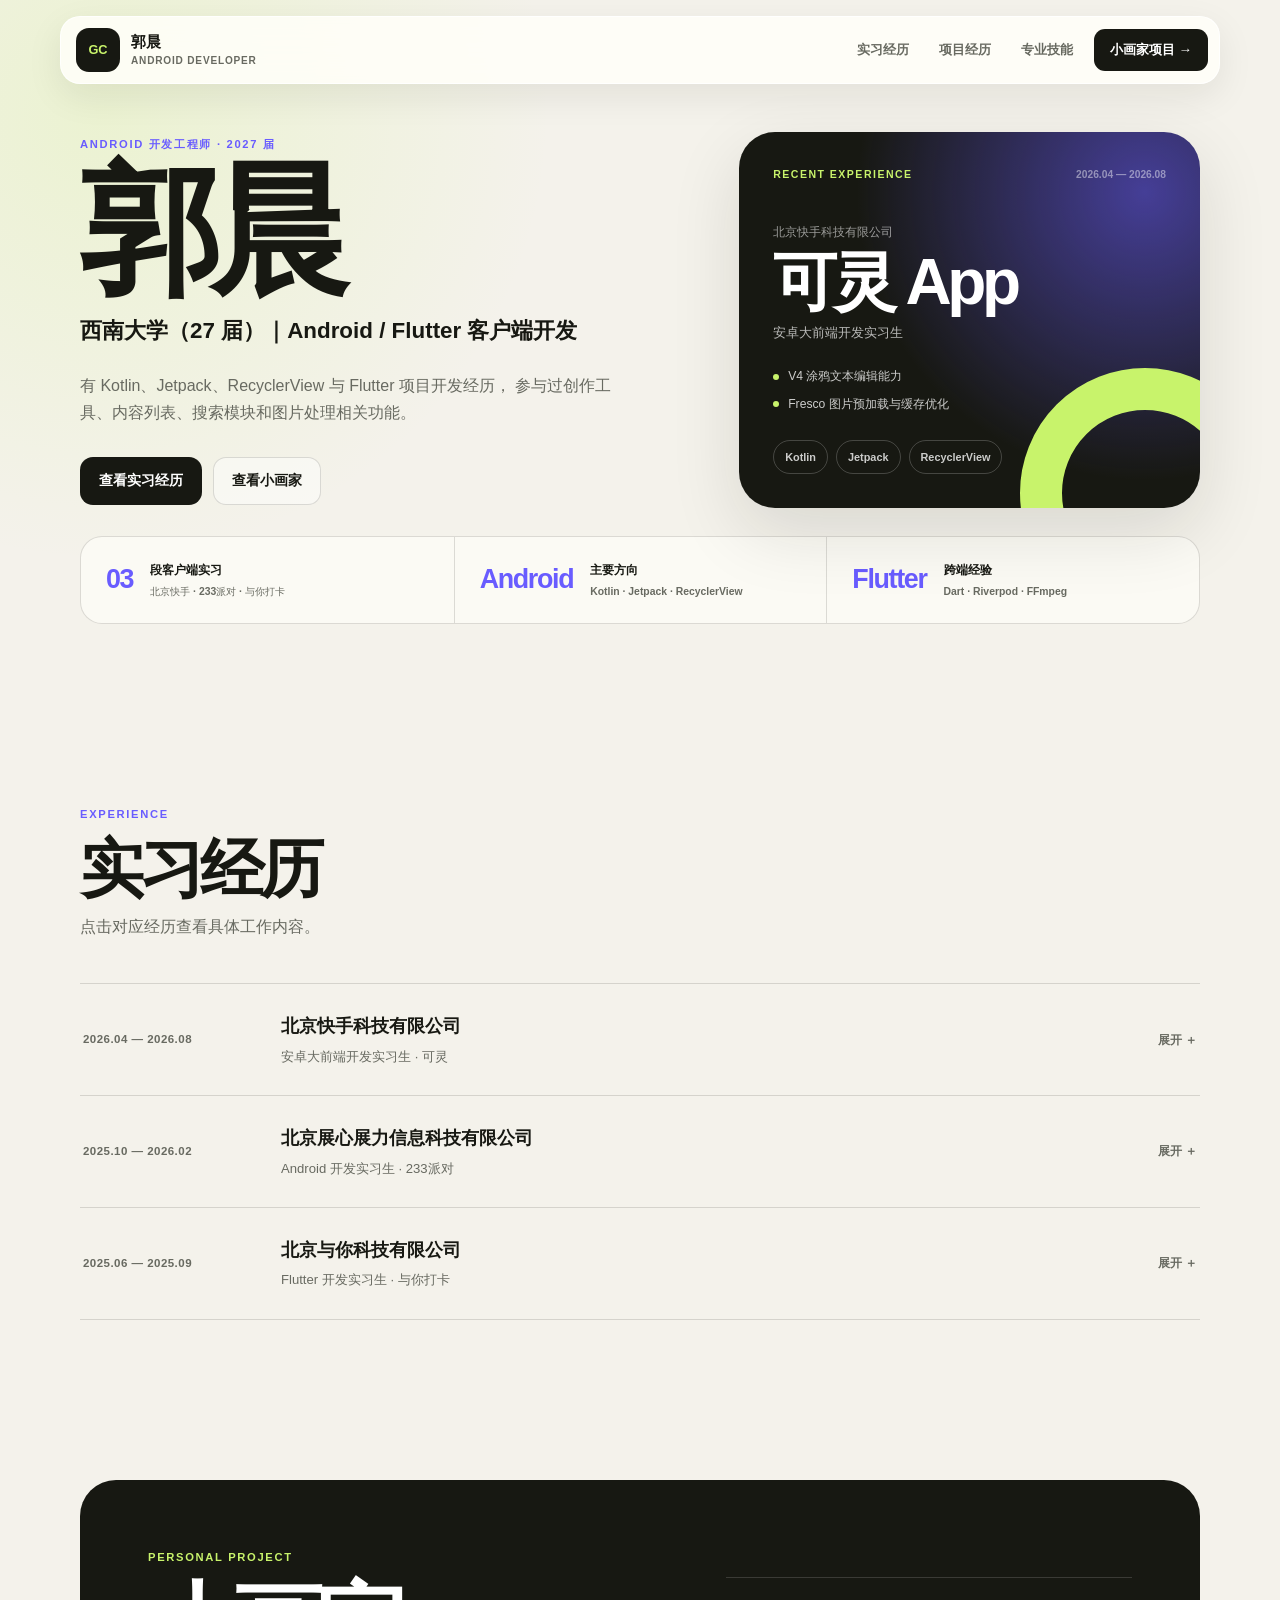
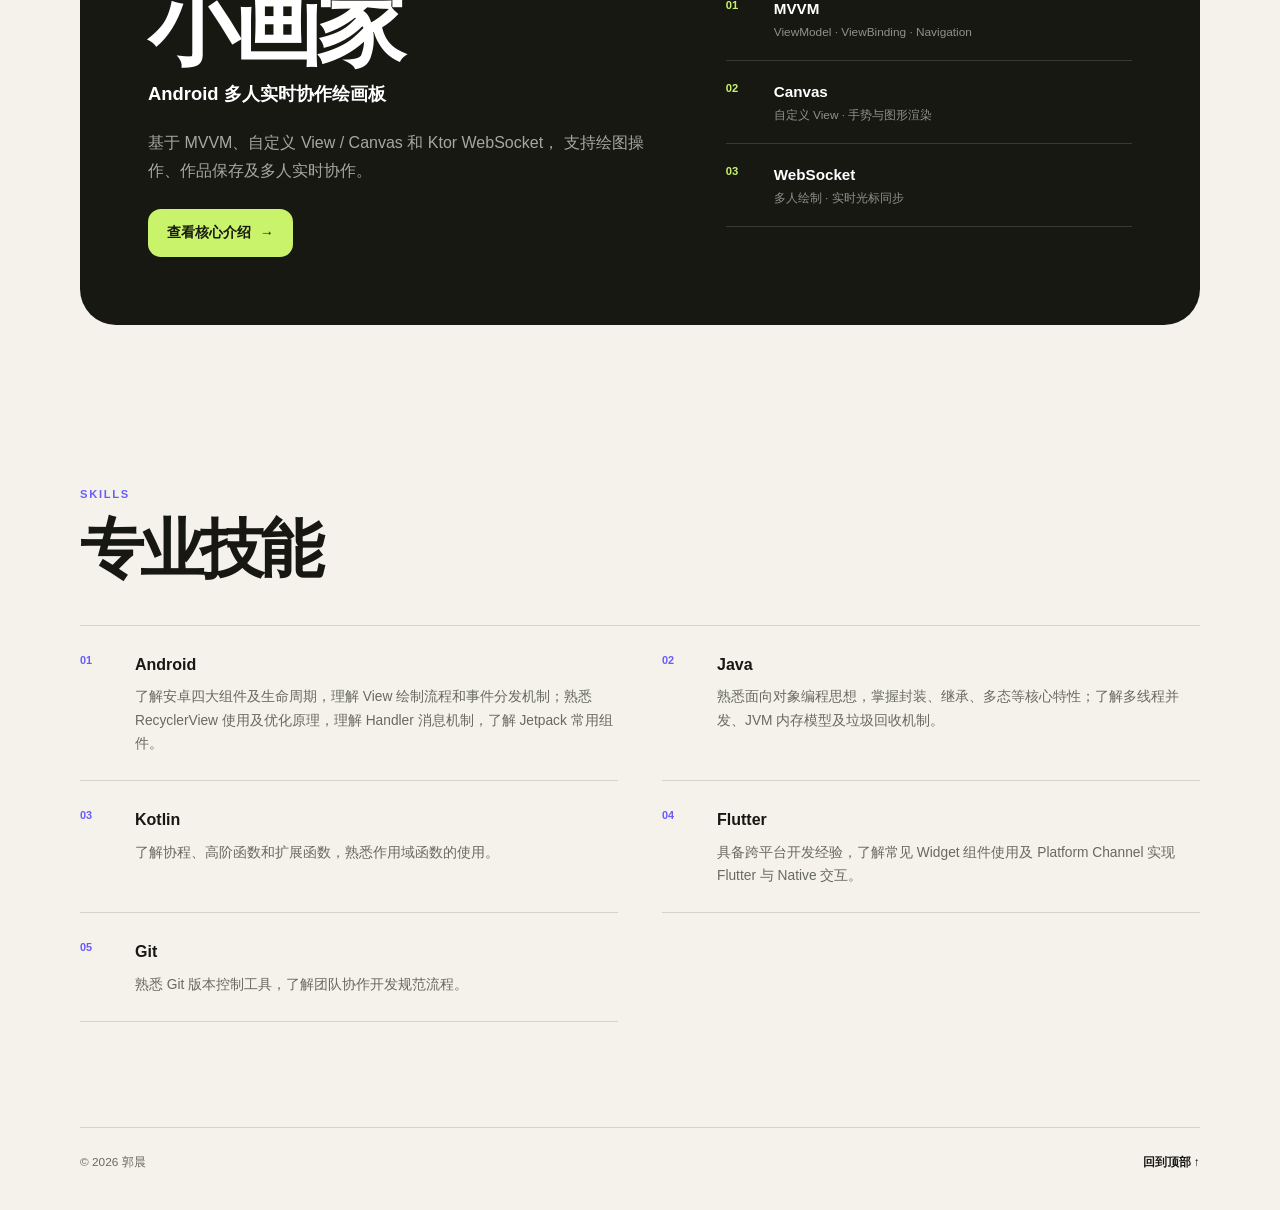
<file: index.html>
<!doctype html>
<html lang="zh-CN">
<head>
  <meta charset="utf-8">
  <meta name="viewport" content="width=device-width, initial-scale=1">
  <meta name="description" content="郭晨的 Android 开发个人简历，展示实习经历、个人项目与专业技能。">
  <meta name="theme-color" content="#f4f2eb">
  <title>郭晨｜Android 开发工程师</title>
  <link rel="icon" href="assets/favicon.svg" type="image/svg+xml">
  <link rel="stylesheet" href="styles.css">
</head>
<body>
  <a class="skip-link" href="#main-content">跳到主要内容</a>

  <header class="site-header" data-header>
    <a class="brand" href="#top" aria-label="回到首页">
      <span class="brand-mark" aria-hidden="true">GC</span>
      <span>
        <strong>郭晨</strong>
        <small>Android Developer</small>
      </span>
    </a>

    <button class="nav-toggle" type="button" aria-expanded="false" aria-controls="site-nav" aria-label="打开导航" data-nav-toggle>
      <span></span>
      <span></span>
    </button>

    <nav class="site-nav" id="site-nav" aria-label="主导航" data-nav>
      <a href="#experience">实习经历</a>
      <a href="#project">项目经历</a>
      <a href="#skills">专业技能</a>
      <a class="nav-primary" href="projects/little-painter.html">小画家项目 <span aria-hidden="true">→</span></a>
    </nav>
  </header>

  <main id="main-content">
    <section class="hero section-shell" id="top" aria-labelledby="hero-title">
      <div class="hero-copy">
        <p class="eyebrow">Android 开发工程师 · 2027 届</p>
        <h1 id="hero-title">郭晨</h1>
        <p class="hero-role">西南大学（27 届）｜Android / Flutter 客户端开发</p>
        <p class="hero-summary">
          有 Kotlin、Jetpack、RecyclerView 与 Flutter 项目开发经历，
          参与过创作工具、内容列表、搜索模块和图片处理相关功能。
        </p>
        <div class="hero-actions">
          <a class="button button-dark" href="#experience">查看实习经历</a>
          <a class="button button-light" href="projects/little-painter.html">查看小画家</a>
        </div>
      </div>

      <aside class="resume-focus" aria-label="最近一段实习">
        <div class="focus-topline">
          <p class="focus-label">Recent experience</p>
          <span>2026.04 — 2026.08</span>
        </div>
        <p class="focus-company">北京快手科技有限公司</p>
        <h2>可灵 App</h2>
        <p class="focus-role">安卓大前端开发实习生</p>
        <ul class="focus-highlights">
          <li>V4 涂鸦文本编辑能力</li>
          <li>Fresco 图片预加载与缓存优化</li>
        </ul>
        <ul class="focus-stack" aria-label="相关技术">
          <li>Kotlin</li>
          <li>Jetpack</li>
          <li>RecyclerView</li>
        </ul>
      </aside>

      <dl class="hero-snapshot" aria-label="简历概览">
        <div>
          <dt>03</dt>
          <dd>段客户端实习<small>北京快手 · 233派对 · 与你打卡</small></dd>
        </div>
        <div>
          <dt>Android</dt>
          <dd>主要方向<small>Kotlin · Jetpack · RecyclerView</small></dd>
        </div>
        <div>
          <dt>Flutter</dt>
          <dd>跨端经验<small>Dart · Riverpod · FFmpeg</small></dd>
        </div>
      </dl>
    </section>

    <section class="content-section section-shell" id="experience" aria-labelledby="experience-title">
      <div class="section-title">
        <p class="eyebrow">Experience</p>
        <h2 id="experience-title">实习经历</h2>
        <p>点击对应经历查看具体工作内容。</p>
      </div>

      <div class="experience-list">
        <details class="experience-item">
          <summary>
            <span class="experience-date">2026.04 — 2026.08</span>
            <span class="experience-heading">
              <strong>北京快手科技有限公司</strong>
              <span>安卓大前端开发实习生 · 可灵</span>
            </span>
            <span class="experience-action">展开</span>
          </summary>
          <div class="experience-body">
            <p>可灵 App Android 客户端，负责热榜页面与创作模块相关功能开发；技术栈：Kotlin、Jetpack、RecyclerView。</p>
            <ul>
              <li>搭建 V4 涂鸦文本编辑能力，支持文本编辑、拖拽缩放旋转及撤销重做；解决画笔、文本与画布的手势冲突，完成坐标映射、图片合成及蒙版上传闭环。</li>
              <li>针对弱网环境下个人作品封面加载滞后问题，基于 Fresco 实现图片预加载和缓存优化，结合生命周期控制减少无效加载。</li>
              <li>汇总并落地 Edge-to-Edge 沉浸式适配方案，梳理状态栏、导航栏、安全区域和刘海屏等适配策略。</li>
              <li>参与首页热榜页面建设，新增热榜入口与榜单内容展示，完善创作榜、作者榜列表及详情页查看。</li>
            </ul>
          </div>
        </details>

        <details class="experience-item">
          <summary>
            <span class="experience-date">2025.10 — 2026.02</span>
            <span class="experience-heading">
              <strong>北京展心展力信息科技有限公司</strong>
              <span>Android 开发实习生 · 233派对</span>
            </span>
            <span class="experience-action">展开</span>
          </summary>
          <div class="experience-body">
            <p>233派对 Android 客户端，负责搜索模块与 UGC 资源素材列表相关功能开发。</p>
            <ul>
              <li>负责评论区 @好友 富文本功能，封装通用富文本处理组件，打通好友选择、高亮展示和用户昵称跳转。</li>
              <li>基于 MMKV 和 LRU 思路实现最近 20 条搜索历史管理，支持去重置顶、超限淘汰、单条删除及一键清空。</li>
              <li>使用 RecyclerView / Epoxy 搭建资源列表，完成分类切换、分页加载和列表数据去重。</li>
              <li>优化资源详情点赞交互，完善 View 防抖扩展函数。</li>
            </ul>
          </div>
        </details>

        <details class="experience-item">
          <summary>
            <span class="experience-date">2025.06 — 2025.09</span>
            <span class="experience-heading">
              <strong>北京与你科技有限公司</strong>
              <span>Flutter 开发实习生 · 与你打卡</span>
            </span>
            <span class="experience-action">展开</span>
          </summary>
          <div class="experience-body">
            <p>参与图片打卡水印工具客户端开发，覆盖拍摄、编辑、生成与分享链路；技术栈：Flutter、Dart、Riverpod、FFmpeg。</p>
            <ul>
              <li>设计 JSON 驱动的水印渲染方案，通过递归节点动态构建 UI，支持地址、天气、日期数据注入及 FFmpeg 水印合成。</li>
              <li>使用 compute / Isolate 隔离图片解码、裁剪、旋转和编码等 CPU 密集任务。</li>
              <li>封装高德定位及周边 POI 服务，通过定位缓存和 Future 复用避免重复请求。</li>
              <li>将跨页传图由 Uint8List 改为文件路径，修复跳转界面大图白屏问题。</li>
            </ul>
          </div>
        </details>
      </div>
    </section>

    <section class="project-section section-shell" id="project" aria-labelledby="project-title">
      <div class="project-copy">
        <p class="eyebrow">Personal project</p>
        <h2 id="project-title">小画家</h2>
        <p class="project-subtitle">Android 多人实时协作绘画板</p>
        <p>
          基于 MVVM、自定义 View / Canvas 和 Ktor WebSocket，
          支持绘图操作、作品保存及多人实时协作。
        </p>
        <a class="button button-accent" href="projects/little-painter.html">查看核心介绍 <span aria-hidden="true">→</span></a>
      </div>

      <ul class="project-tech" aria-label="小画家项目技术">
        <li><span>01</span><strong>MVVM</strong><small>ViewModel · ViewBinding · Navigation</small></li>
        <li><span>02</span><strong>Canvas</strong><small>自定义 View · 手势与图形渲染</small></li>
        <li><span>03</span><strong>WebSocket</strong><small>多人绘制 · 实时光标同步</small></li>
      </ul>
    </section>

    <section class="content-section section-shell" id="skills" aria-labelledby="skills-title">
      <div class="section-title">
        <p class="eyebrow">Skills</p>
        <h2 id="skills-title">专业技能</h2>
      </div>

      <div class="skill-list">
        <article>
          <span>01</span>
          <div>
            <h3>Android</h3>
            <p>了解安卓四大组件及生命周期，理解 View 绘制流程和事件分发机制；熟悉 RecyclerView 使用及优化原理，理解 Handler 消息机制，了解 Jetpack 常用组件。</p>
          </div>
        </article>
        <article>
          <span>02</span>
          <div>
            <h3>Java</h3>
            <p>熟悉面向对象编程思想，掌握封装、继承、多态等核心特性；了解多线程并发、JVM 内存模型及垃圾回收机制。</p>
          </div>
        </article>
        <article>
          <span>03</span>
          <div>
            <h3>Kotlin</h3>
            <p>了解协程、高阶函数和扩展函数，熟悉作用域函数的使用。</p>
          </div>
        </article>
        <article>
          <span>04</span>
          <div>
            <h3>Flutter</h3>
            <p>具备跨平台开发经验，了解常见 Widget 组件使用及 Platform Channel 实现 Flutter 与 Native 交互。</p>
          </div>
        </article>
        <article>
          <span>05</span>
          <div>
            <h3>Git</h3>
            <p>熟悉 Git 版本控制工具，了解团队协作开发规范流程。</p>
          </div>
        </article>
      </div>
    </section>
  </main>

  <footer class="site-footer">
    <p>© <span data-current-year>2026</span> 郭晨</p>
    <a href="#top">回到顶部 ↑</a>
  </footer>

  <script src="script.js"></script>
</body>
</html>
</file>
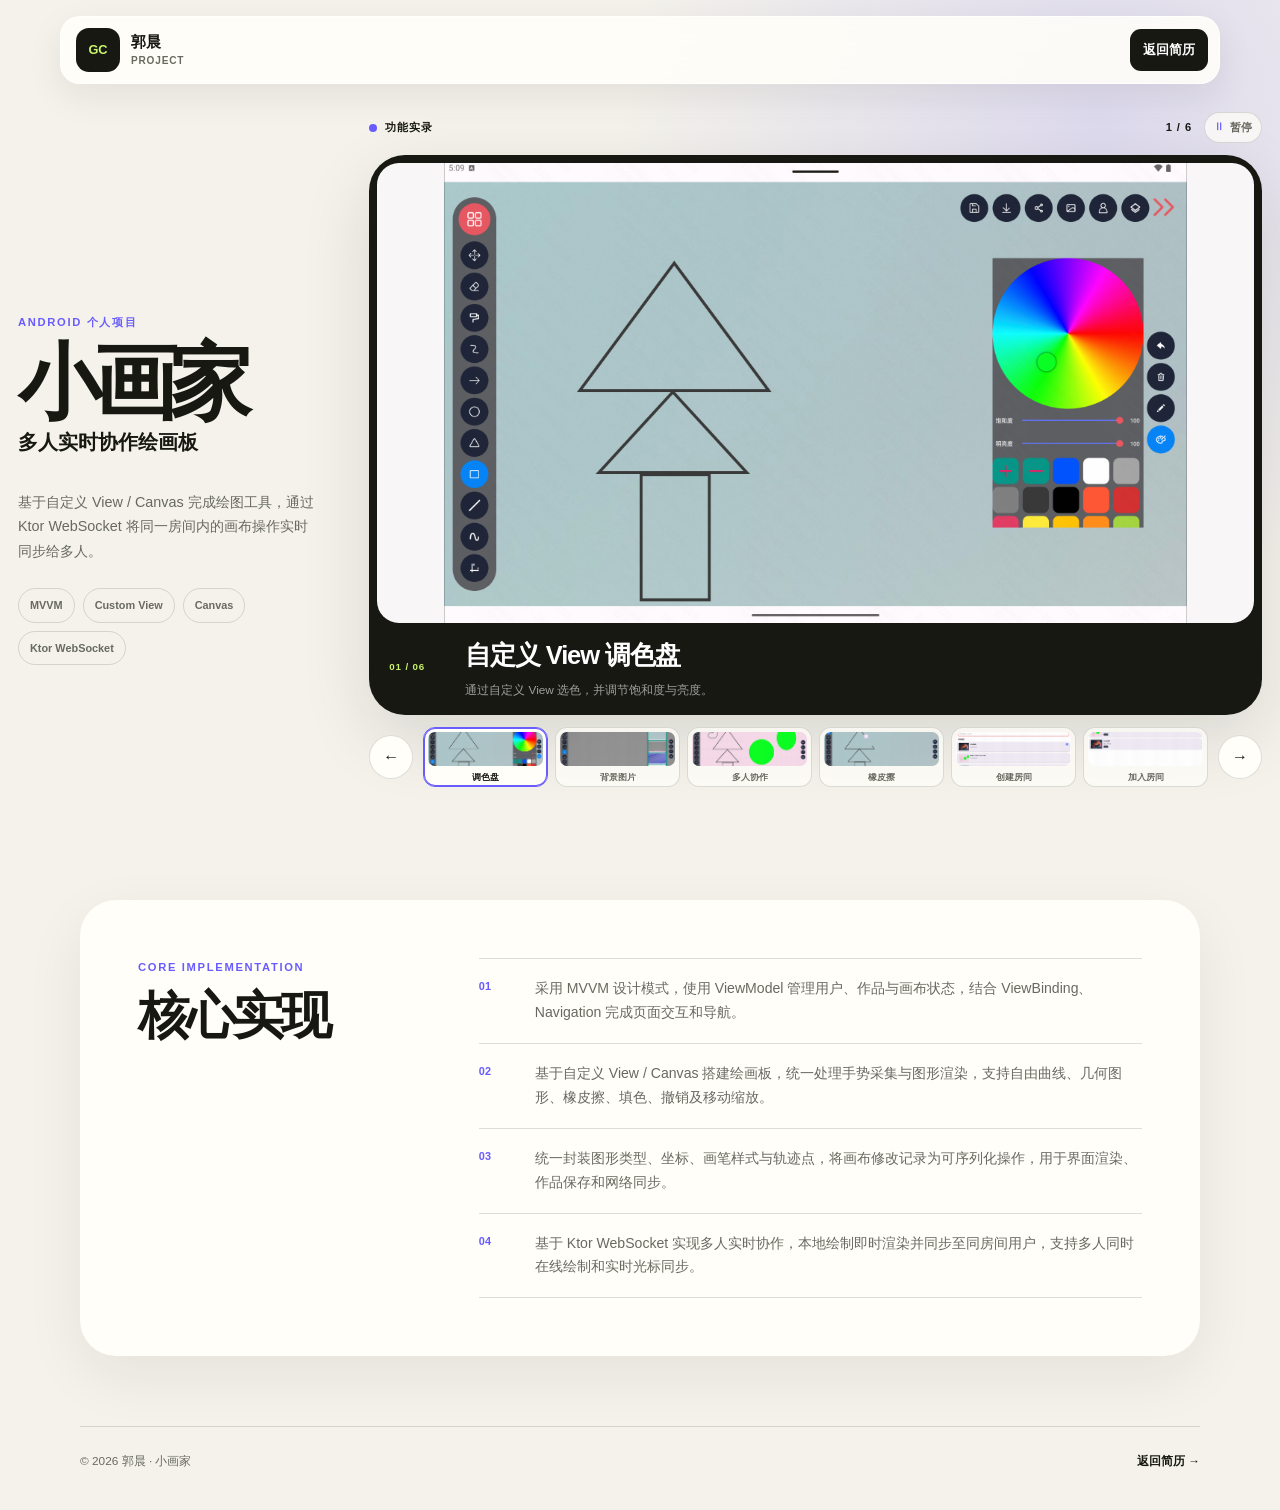
<file: projects/little-painter.html>
<!doctype html>
<html lang="zh-CN">
<head>
  <meta charset="utf-8">
  <meta name="viewport" content="width=device-width, initial-scale=1">
  <meta name="description" content="小画家：Android 多人实时协作绘画板项目核心介绍。">
  <meta name="theme-color" content="#171812">
  <title>小画家｜郭晨</title>
  <link rel="icon" href="../assets/favicon.svg" type="image/svg+xml">
  <link rel="stylesheet" href="../styles.css">
</head>
<body class="project-page">
  <a class="skip-link" href="#main-content">跳到主要内容</a>

  <header class="site-header" data-header>
    <a class="brand" href="../index.html" aria-label="返回个人简历">
      <span class="brand-mark" aria-hidden="true">GC</span>
      <span>
        <strong>郭晨</strong>
        <small>Project</small>
      </span>
    </a>

    <nav class="project-header-nav" aria-label="项目页导航">
      <a href="../index.html#project">返回简历</a>
    </nav>
  </header>

  <main id="main-content">
    <section class="project-hero section-shell" aria-labelledby="project-name">
      <div class="project-intro">
        <div class="project-heading">
          <p class="eyebrow">Android 个人项目</p>
          <h1 id="project-name">小画家</h1>
          <p class="project-role">多人实时协作绘画板</p>
        </div>
        <div class="project-summary">
          <p class="project-lead">
            基于自定义 View / Canvas 完成绘图工具，通过 Ktor WebSocket
            将同一房间内的画布操作实时同步给多人。
          </p>
        </div>
        <ul class="project-tags" aria-label="项目技术栈">
          <li>MVVM</li>
          <li>Custom View</li>
          <li>Canvas</li>
          <li>Ktor WebSocket</li>
        </ul>
      </div>

      <div
        class="shot-carousel"
        data-carousel
        role="region"
        aria-roledescription="轮播"
        aria-label="小画家项目功能截图"
      >
        <div class="carousel-meta">
          <span class="carousel-kicker"><i aria-hidden="true"></i>功能实录</span>
          <div class="carousel-state">
            <span aria-live="off" data-carousel-status>1 / 6</span>
            <button
              class="carousel-toggle"
              type="button"
              aria-pressed="false"
              aria-label="暂停自动播放"
              data-carousel-toggle
            >
              <span aria-hidden="true" data-carousel-toggle-icon>Ⅱ</span>
              <span data-carousel-toggle-label>暂停</span>
            </button>
          </div>
        </div>
        <div class="carousel-viewport">
          <div class="carousel-track" data-carousel-track>
            <article class="shot-card" data-carousel-slide>
              <button
                class="shot-image-button"
                type="button"
                data-lightbox-trigger
                aria-label="放大查看：自定义 View 调色盘"
              >
                <img
                  src="../assets/projects/little-painter/color-picker.png"
                  alt="小画家 App 绘图画布打开自定义 View 调色盘"
                  width="1990"
                  height="1234"
                  loading="eager"
                  fetchpriority="high"
                  decoding="async"
                >
              </button>
              <div class="shot-caption">
                <span>01 / 06</span>
                <div>
                  <h2>自定义 View 调色盘</h2>
                  <p>通过自定义 View 选色，并调节饱和度与亮度。</p>
                </div>
              </div>
            </article>
            <article class="shot-card" data-carousel-slide>
              <button
                class="shot-image-button"
                type="button"
                data-lightbox-trigger
                aria-label="放大查看：选择背景图片"
              >
                <img
                  src="../assets/projects/little-painter/background-picker.png"
                  alt="小画家 App 绘图画布打开背景图片选择面板"
                  width="1990"
                  height="1234"
                  loading="lazy"
                  decoding="async"
                >
              </button>
              <div class="shot-caption">
                <span>02 / 06</span>
                <div>
                  <h2>选择背景图片</h2>
                  <p>从图片素材中切换画布背景，快速进入创作。</p>
                </div>
              </div>
            </article>
            <article class="shot-card" data-carousel-slide>
              <button
                class="shot-image-button"
                type="button"
                data-lightbox-trigger
                aria-label="放大查看：多人协作绘制"
              >
                <img
                  src="../assets/projects/little-painter/collaborative-drawing.png"
                  alt="小画家 App 多人协作绘图画布，显示参与者的实时绘制状态"
                  width="1990"
                  height="1230"
                  loading="lazy"
                  decoding="async"
                >
              </button>
              <div class="shot-caption">
                <span>03 / 06</span>
                <div>
                  <h2>多人协作绘制</h2>
                  <p>同房间用户实时同步绘图内容与光标状态。</p>
                </div>
              </div>
            </article>
            <article class="shot-card" data-carousel-slide>
              <button
                class="shot-image-button"
                type="button"
                data-lightbox-trigger
                aria-label="放大查看：橡皮擦"
              >
                <img
                  src="../assets/projects/little-painter/eraser-tool.png"
                  alt="小画家 App 绘图画布，左侧工具栏选中橡皮擦"
                  width="1990"
                  height="1236"
                  loading="lazy"
                  decoding="async"
                >
              </button>
              <div class="shot-caption">
                <span>04 / 06</span>
                <div>
                  <h2>橡皮擦</h2>
                  <p>画布工具栏支持橡皮擦、撤销与图形操作。</p>
                </div>
              </div>
            </article>
            <article class="shot-card" data-carousel-slide>
              <button
                class="shot-image-button"
                type="button"
                data-lightbox-trigger
                aria-label="放大查看：创建房间"
              >
                <img
                  src="../assets/projects/little-painter/create-room.png"
                  alt="小画家 App 创建房间页面，可填写房间信息并选择作品模板"
                  width="1990"
                  height="1236"
                  loading="lazy"
                  decoding="async"
                >
              </button>
              <div class="shot-caption">
                <span>05 / 06</span>
                <div>
                  <h2>创建房间</h2>
                  <p>设置房间信息，并选择已有作品作为协作模板。</p>
                </div>
              </div>
            </article>
            <article class="shot-card" data-carousel-slide>
              <button
                class="shot-image-button"
                type="button"
                data-lightbox-trigger
                aria-label="放大查看：加入房间"
              >
                <img
                  src="../assets/projects/little-painter/join-room.png"
                  alt="小画家 App 加入房间页面，列出可加入的协作房间和房主信息"
                  width="1990"
                  height="1228"
                  loading="lazy"
                  decoding="async"
                >
              </button>
              <div class="shot-caption">
                <span>06 / 06</span>
                <div>
                  <h2>加入房间</h2>
                  <p>浏览协作房间，查看房主、作品预览与房间状态。</p>
                </div>
              </div>
            </article>
          </div>
        </div>

        <div class="carousel-controls">
          <button class="carousel-arrow" type="button" aria-label="上一张截图" data-carousel-prev>←</button>
          <div class="carousel-thumbs" data-carousel-dots aria-label="选择项目截图">
            <button class="carousel-thumb is-active" type="button" data-carousel-thumb aria-label="查看自定义 View 调色盘截图" aria-current="true">
              <img src="../assets/projects/little-painter/color-picker.png" alt="" width="1990" height="1234" loading="eager">
              <span>调色盘</span>
            </button>
            <button class="carousel-thumb" type="button" data-carousel-thumb aria-label="查看选择背景图片截图">
              <img src="../assets/projects/little-painter/background-picker.png" alt="" width="1990" height="1234" loading="lazy">
              <span>背景图片</span>
            </button>
            <button class="carousel-thumb" type="button" data-carousel-thumb aria-label="查看多人协作绘制截图">
              <img src="../assets/projects/little-painter/collaborative-drawing.png" alt="" width="1990" height="1230" loading="lazy">
              <span>多人协作</span>
            </button>
            <button class="carousel-thumb" type="button" data-carousel-thumb aria-label="查看橡皮擦截图">
              <img src="../assets/projects/little-painter/eraser-tool.png" alt="" width="1990" height="1236" loading="lazy">
              <span>橡皮擦</span>
            </button>
            <button class="carousel-thumb" type="button" data-carousel-thumb aria-label="查看创建房间截图">
              <img src="../assets/projects/little-painter/create-room.png" alt="" width="1990" height="1236" loading="lazy">
              <span>创建房间</span>
            </button>
            <button class="carousel-thumb" type="button" data-carousel-thumb aria-label="查看加入房间截图">
              <img src="../assets/projects/little-painter/join-room.png" alt="" width="1990" height="1228" loading="lazy">
              <span>加入房间</span>
            </button>
          </div>
          <button class="carousel-arrow" type="button" aria-label="下一张截图" data-carousel-next>→</button>
        </div>
      </div>
    </section>

    <section class="project-core section-shell" aria-labelledby="project-core-title">
      <div class="compact-title">
        <p class="eyebrow">Core implementation</p>
        <h2 id="project-core-title">核心实现</h2>
      </div>

      <ol class="core-list">
        <li>
          <span>01</span>
          <p>采用 MVVM 设计模式，使用 ViewModel 管理用户、作品与画布状态，结合 ViewBinding、Navigation 完成页面交互和导航。</p>
        </li>
        <li>
          <span>02</span>
          <p>基于自定义 View / Canvas 搭建绘画板，统一处理手势采集与图形渲染，支持自由曲线、几何图形、橡皮擦、填色、撤销及移动缩放。</p>
        </li>
        <li>
          <span>03</span>
          <p>统一封装图形类型、坐标、画笔样式与轨迹点，将画布修改记录为可序列化操作，用于界面渲染、作品保存和网络同步。</p>
        </li>
        <li>
          <span>04</span>
          <p>基于 Ktor WebSocket 实现多人实时协作，本地绘制即时渲染并同步至同房间用户，支持多人同时在线绘制和实时光标同步。</p>
        </li>
      </ol>
    </section>
  </main>

  <footer class="site-footer">
    <p>© <span data-current-year>2026</span> 郭晨 · 小画家</p>
    <a href="../index.html">返回简历 →</a>
  </footer>

  <dialog class="shot-lightbox" data-lightbox aria-labelledby="lightbox-caption">
    <div class="lightbox-panel">
      <div class="lightbox-toolbar">
        <p id="lightbox-caption" data-lightbox-caption>项目截图放大预览</p>
        <button type="button" data-lightbox-close aria-label="关闭截图预览">关闭</button>
      </div>
      <img
        data-lightbox-image
        src="../assets/projects/little-painter/join-room.png"
        alt=""
        width="1990"
        height="1228"
      >
    </div>
  </dialog>

  <script src="../script.js"></script>
</body>
</html>
</file>
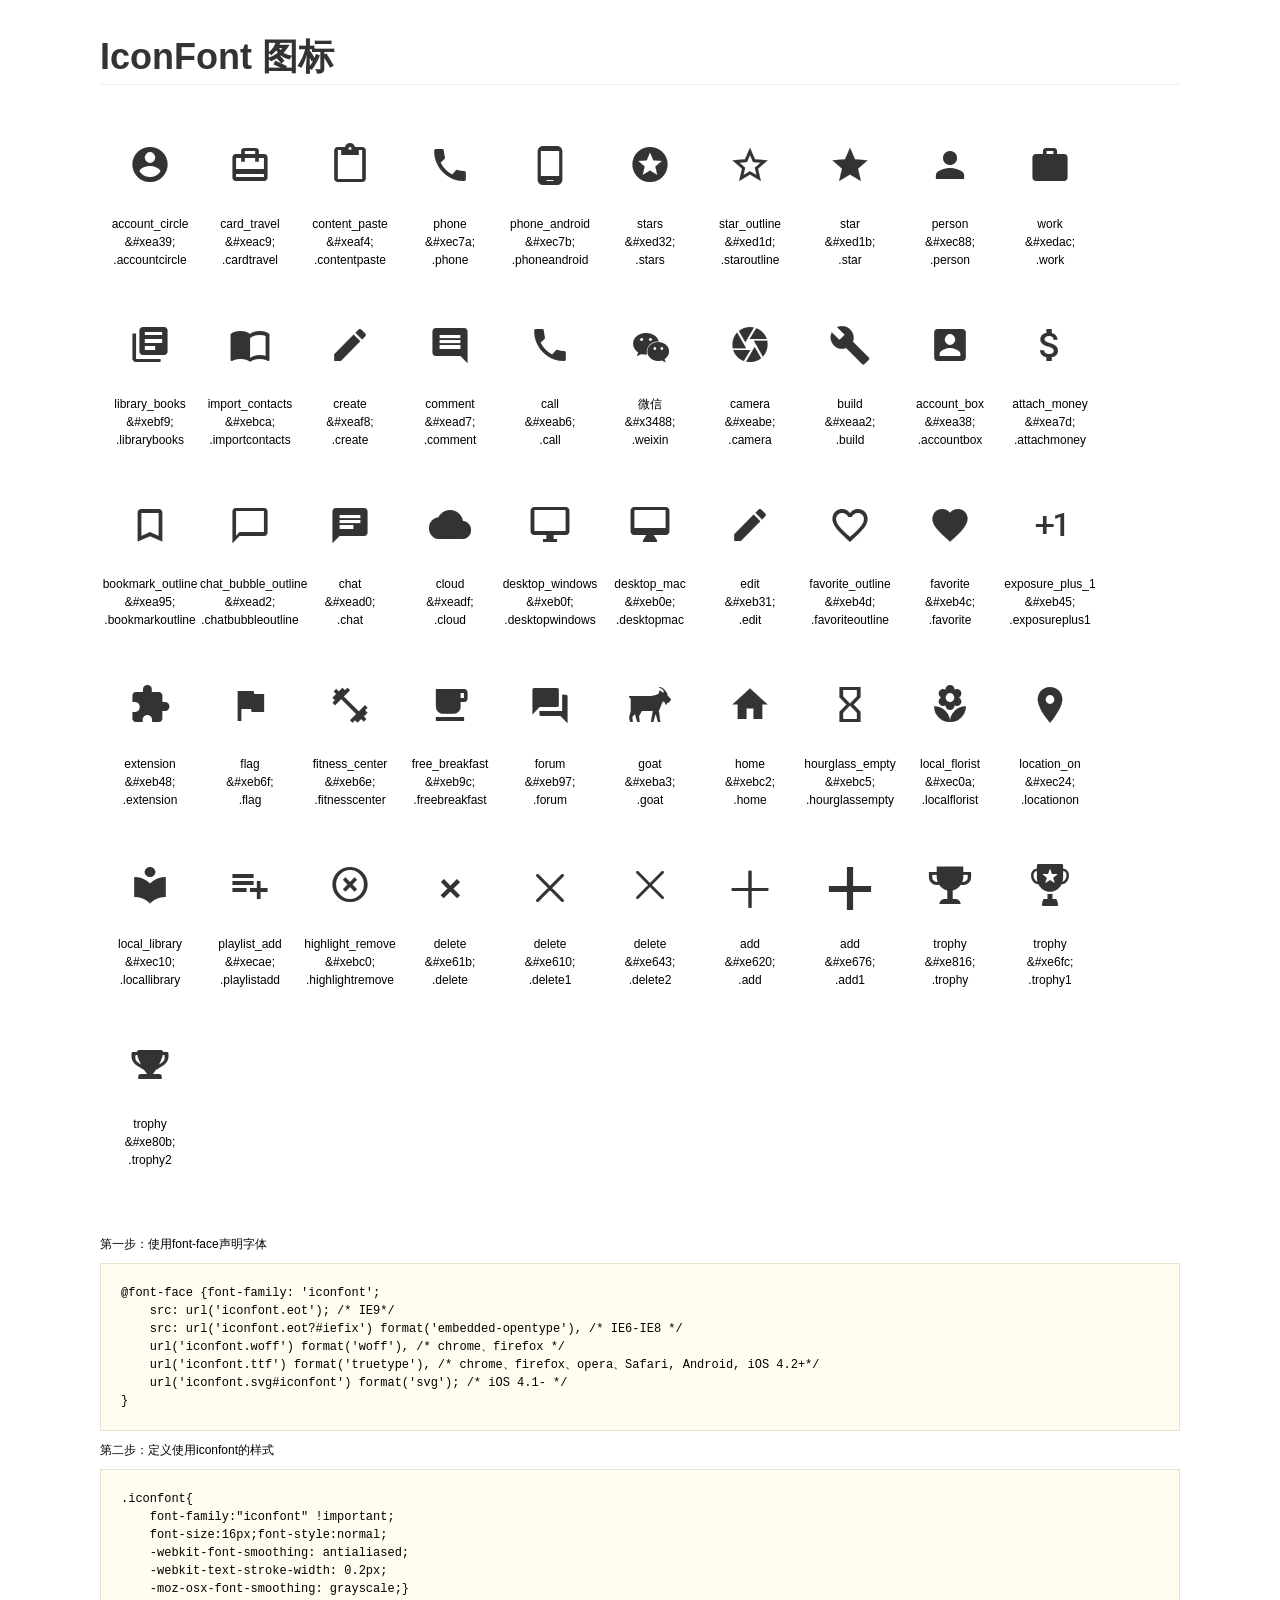
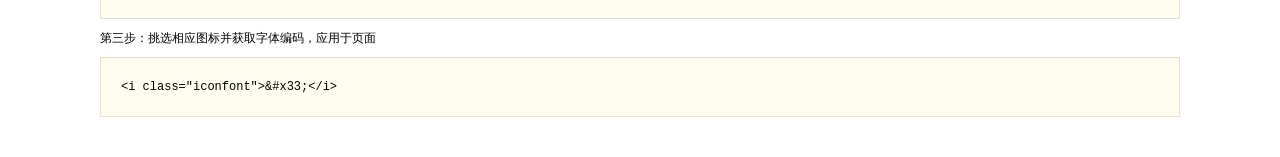
<file: static/fonts/demo.html>
<!DOCTYPE html>
<html>
<head>
    <meta charset="utf-8"/>
    <title>IconFont</title>
    <link rel="stylesheet" href="demo.css">
    <link rel="stylesheet" href="iconfont.css">
</head>
<body>
    <div class="main">
        <h1>IconFont 图标</h1>
        <ul class="icon_lists clear">
            
                <li>
                <i class="icon iconfont">&#xea39;</i>
                    <div class="name">account_circle</div>
                    <div class="code">&amp;#xea39;</div>
                    <div class="fontclass">.accountcircle</div>
                </li>
            
                <li>
                <i class="icon iconfont">&#xeac9;</i>
                    <div class="name">card_travel</div>
                    <div class="code">&amp;#xeac9;</div>
                    <div class="fontclass">.cardtravel</div>
                </li>
            
                <li>
                <i class="icon iconfont">&#xeaf4;</i>
                    <div class="name">content_paste</div>
                    <div class="code">&amp;#xeaf4;</div>
                    <div class="fontclass">.contentpaste</div>
                </li>
            
                <li>
                <i class="icon iconfont">&#xec7a;</i>
                    <div class="name">phone</div>
                    <div class="code">&amp;#xec7a;</div>
                    <div class="fontclass">.phone</div>
                </li>
            
                <li>
                <i class="icon iconfont">&#xec7b;</i>
                    <div class="name">phone_android</div>
                    <div class="code">&amp;#xec7b;</div>
                    <div class="fontclass">.phoneandroid</div>
                </li>
            
                <li>
                <i class="icon iconfont">&#xed32;</i>
                    <div class="name">stars</div>
                    <div class="code">&amp;#xed32;</div>
                    <div class="fontclass">.stars</div>
                </li>
            
                <li>
                <i class="icon iconfont">&#xed1d;</i>
                    <div class="name">star_outline</div>
                    <div class="code">&amp;#xed1d;</div>
                    <div class="fontclass">.staroutline</div>
                </li>
            
                <li>
                <i class="icon iconfont">&#xed1b;</i>
                    <div class="name">star</div>
                    <div class="code">&amp;#xed1b;</div>
                    <div class="fontclass">.star</div>
                </li>
            
                <li>
                <i class="icon iconfont">&#xec88;</i>
                    <div class="name">person</div>
                    <div class="code">&amp;#xec88;</div>
                    <div class="fontclass">.person</div>
                </li>
            
                <li>
                <i class="icon iconfont">&#xedac;</i>
                    <div class="name">work</div>
                    <div class="code">&amp;#xedac;</div>
                    <div class="fontclass">.work</div>
                </li>
            
                <li>
                <i class="icon iconfont">&#xebf9;</i>
                    <div class="name">library_books</div>
                    <div class="code">&amp;#xebf9;</div>
                    <div class="fontclass">.librarybooks</div>
                </li>
            
                <li>
                <i class="icon iconfont">&#xebca;</i>
                    <div class="name">import_contacts</div>
                    <div class="code">&amp;#xebca;</div>
                    <div class="fontclass">.importcontacts</div>
                </li>
            
                <li>
                <i class="icon iconfont">&#xeaf8;</i>
                    <div class="name">create</div>
                    <div class="code">&amp;#xeaf8;</div>
                    <div class="fontclass">.create</div>
                </li>
            
                <li>
                <i class="icon iconfont">&#xead7;</i>
                    <div class="name">comment</div>
                    <div class="code">&amp;#xead7;</div>
                    <div class="fontclass">.comment</div>
                </li>
            
                <li>
                <i class="icon iconfont">&#xeab6;</i>
                    <div class="name">call</div>
                    <div class="code">&amp;#xeab6;</div>
                    <div class="fontclass">.call</div>
                </li>
            
                <li>
                <i class="icon iconfont">&#x3488;</i>
                    <div class="name">微信</div>
                    <div class="code">&amp;#x3488;</div>
                    <div class="fontclass">.weixin</div>
                </li>
            
                <li>
                <i class="icon iconfont">&#xeabe;</i>
                    <div class="name">camera</div>
                    <div class="code">&amp;#xeabe;</div>
                    <div class="fontclass">.camera</div>
                </li>
            
                <li>
                <i class="icon iconfont">&#xeaa2;</i>
                    <div class="name">build</div>
                    <div class="code">&amp;#xeaa2;</div>
                    <div class="fontclass">.build</div>
                </li>
            
                <li>
                <i class="icon iconfont">&#xea38;</i>
                    <div class="name">account_box</div>
                    <div class="code">&amp;#xea38;</div>
                    <div class="fontclass">.accountbox</div>
                </li>
            
                <li>
                <i class="icon iconfont">&#xea7d;</i>
                    <div class="name">attach_money</div>
                    <div class="code">&amp;#xea7d;</div>
                    <div class="fontclass">.attachmoney</div>
                </li>
            
                <li>
                <i class="icon iconfont">&#xea95;</i>
                    <div class="name">bookmark_outline</div>
                    <div class="code">&amp;#xea95;</div>
                    <div class="fontclass">.bookmarkoutline</div>
                </li>
            
                <li>
                <i class="icon iconfont">&#xead2;</i>
                    <div class="name">chat_bubble_outline</div>
                    <div class="code">&amp;#xead2;</div>
                    <div class="fontclass">.chatbubbleoutline</div>
                </li>
            
                <li>
                <i class="icon iconfont">&#xead0;</i>
                    <div class="name">chat</div>
                    <div class="code">&amp;#xead0;</div>
                    <div class="fontclass">.chat</div>
                </li>
            
                <li>
                <i class="icon iconfont">&#xeadf;</i>
                    <div class="name">cloud</div>
                    <div class="code">&amp;#xeadf;</div>
                    <div class="fontclass">.cloud</div>
                </li>
            
                <li>
                <i class="icon iconfont">&#xeb0f;</i>
                    <div class="name">desktop_windows</div>
                    <div class="code">&amp;#xeb0f;</div>
                    <div class="fontclass">.desktopwindows</div>
                </li>
            
                <li>
                <i class="icon iconfont">&#xeb0e;</i>
                    <div class="name">desktop_mac</div>
                    <div class="code">&amp;#xeb0e;</div>
                    <div class="fontclass">.desktopmac</div>
                </li>
            
                <li>
                <i class="icon iconfont">&#xeb31;</i>
                    <div class="name">edit</div>
                    <div class="code">&amp;#xeb31;</div>
                    <div class="fontclass">.edit</div>
                </li>
            
                <li>
                <i class="icon iconfont">&#xeb4d;</i>
                    <div class="name">favorite_outline</div>
                    <div class="code">&amp;#xeb4d;</div>
                    <div class="fontclass">.favoriteoutline</div>
                </li>
            
                <li>
                <i class="icon iconfont">&#xeb4c;</i>
                    <div class="name">favorite</div>
                    <div class="code">&amp;#xeb4c;</div>
                    <div class="fontclass">.favorite</div>
                </li>
            
                <li>
                <i class="icon iconfont">&#xeb45;</i>
                    <div class="name">exposure_plus_1</div>
                    <div class="code">&amp;#xeb45;</div>
                    <div class="fontclass">.exposureplus1</div>
                </li>
            
                <li>
                <i class="icon iconfont">&#xeb48;</i>
                    <div class="name">extension</div>
                    <div class="code">&amp;#xeb48;</div>
                    <div class="fontclass">.extension</div>
                </li>
            
                <li>
                <i class="icon iconfont">&#xeb6f;</i>
                    <div class="name">flag</div>
                    <div class="code">&amp;#xeb6f;</div>
                    <div class="fontclass">.flag</div>
                </li>
            
                <li>
                <i class="icon iconfont">&#xeb6e;</i>
                    <div class="name">fitness_center</div>
                    <div class="code">&amp;#xeb6e;</div>
                    <div class="fontclass">.fitnesscenter</div>
                </li>
            
                <li>
                <i class="icon iconfont">&#xeb9c;</i>
                    <div class="name">free_breakfast</div>
                    <div class="code">&amp;#xeb9c;</div>
                    <div class="fontclass">.freebreakfast</div>
                </li>
            
                <li>
                <i class="icon iconfont">&#xeb97;</i>
                    <div class="name">forum</div>
                    <div class="code">&amp;#xeb97;</div>
                    <div class="fontclass">.forum</div>
                </li>
            
                <li>
                <i class="icon iconfont">&#xeba3;</i>
                    <div class="name">goat</div>
                    <div class="code">&amp;#xeba3;</div>
                    <div class="fontclass">.goat</div>
                </li>
            
                <li>
                <i class="icon iconfont">&#xebc2;</i>
                    <div class="name">home</div>
                    <div class="code">&amp;#xebc2;</div>
                    <div class="fontclass">.home</div>
                </li>
            
                <li>
                <i class="icon iconfont">&#xebc5;</i>
                    <div class="name">hourglass_empty</div>
                    <div class="code">&amp;#xebc5;</div>
                    <div class="fontclass">.hourglassempty</div>
                </li>
            
                <li>
                <i class="icon iconfont">&#xec0a;</i>
                    <div class="name">local_florist</div>
                    <div class="code">&amp;#xec0a;</div>
                    <div class="fontclass">.localflorist</div>
                </li>
            
                <li>
                <i class="icon iconfont">&#xec24;</i>
                    <div class="name">location_on</div>
                    <div class="code">&amp;#xec24;</div>
                    <div class="fontclass">.locationon</div>
                </li>
            
                <li>
                <i class="icon iconfont">&#xec10;</i>
                    <div class="name">local_library</div>
                    <div class="code">&amp;#xec10;</div>
                    <div class="fontclass">.locallibrary</div>
                </li>
            
                <li>
                <i class="icon iconfont">&#xecae;</i>
                    <div class="name">playlist_add</div>
                    <div class="code">&amp;#xecae;</div>
                    <div class="fontclass">.playlistadd</div>
                </li>
            
                <li>
                <i class="icon iconfont">&#xebc0;</i>
                    <div class="name">highlight_remove</div>
                    <div class="code">&amp;#xebc0;</div>
                    <div class="fontclass">.highlightremove</div>
                </li>
            
                <li>
                <i class="icon iconfont">&#xe61b;</i>
                    <div class="name">delete</div>
                    <div class="code">&amp;#xe61b;</div>
                    <div class="fontclass">.delete</div>
                </li>
            
                <li>
                <i class="icon iconfont">&#xe610;</i>
                    <div class="name">delete</div>
                    <div class="code">&amp;#xe610;</div>
                    <div class="fontclass">.delete1</div>
                </li>
            
                <li>
                <i class="icon iconfont">&#xe643;</i>
                    <div class="name">delete</div>
                    <div class="code">&amp;#xe643;</div>
                    <div class="fontclass">.delete2</div>
                </li>
            
                <li>
                <i class="icon iconfont">&#xe620;</i>
                    <div class="name">add</div>
                    <div class="code">&amp;#xe620;</div>
                    <div class="fontclass">.add</div>
                </li>
            
                <li>
                <i class="icon iconfont">&#xe676;</i>
                    <div class="name">add</div>
                    <div class="code">&amp;#xe676;</div>
                    <div class="fontclass">.add1</div>
                </li>
            
                <li>
                <i class="icon iconfont">&#xe816;</i>
                    <div class="name">trophy</div>
                    <div class="code">&amp;#xe816;</div>
                    <div class="fontclass">.trophy</div>
                </li>
            
                <li>
                <i class="icon iconfont">&#xe6fc;</i>
                    <div class="name">trophy</div>
                    <div class="code">&amp;#xe6fc;</div>
                    <div class="fontclass">.trophy1</div>
                </li>
            
                <li>
                <i class="icon iconfont">&#xe80b;</i>
                    <div class="name">trophy</div>
                    <div class="code">&amp;#xe80b;</div>
                    <div class="fontclass">.trophy2</div>
                </li>
            
        </ul>


        <div class="helps">
            第一步：使用font-face声明字体
            <pre>
@font-face {font-family: 'iconfont';
    src: url('iconfont.eot'); /* IE9*/
    src: url('iconfont.eot?#iefix') format('embedded-opentype'), /* IE6-IE8 */
    url('iconfont.woff') format('woff'), /* chrome、firefox */
    url('iconfont.ttf') format('truetype'), /* chrome、firefox、opera、Safari, Android, iOS 4.2+*/
    url('iconfont.svg#iconfont') format('svg'); /* iOS 4.1- */
}
</pre>
第二步：定义使用iconfont的样式
            <pre>
.iconfont{
    font-family:"iconfont" !important;
    font-size:16px;font-style:normal;
    -webkit-font-smoothing: antialiased;
    -webkit-text-stroke-width: 0.2px;
    -moz-osx-font-smoothing: grayscale;}
</pre>
第三步：挑选相应图标并获取字体编码，应用于页面
<pre>
&lt;i class="iconfont"&gt;&amp;#x33;&lt;/i&gt;
</pre>
        </div>

    </div>
</body>
</html>
</file>
<file: styles.css>
:root {
  --paper: #f4f2eb;
  --surface: #fffef9;
  --ink: #171812;
  --muted: #686a61;
  --line: rgba(23, 24, 18, 0.14);
  --lime: #c8f36b;
  --violet: #695cff;
  --max-width: 1120px;
  --radius-sm: 14px;
  --radius-md: 24px;
  --radius-lg: 36px;
  --shadow: 0 24px 70px rgba(23, 24, 18, 0.12);
}

*,
*::before,
*::after {
  box-sizing: border-box;
}

html {
  scroll-behavior: smooth;
  scroll-padding-top: 110px;
}

body {
  min-width: 320px;
  margin: 0;
  overflow-x: hidden;
  background:
    radial-gradient(circle at 8% 4%, rgba(200, 243, 107, 0.2), transparent 28rem),
    var(--paper);
  color: var(--ink);
  font-family: Inter, "SF Pro Display", "PingFang SC", "Microsoft YaHei", sans-serif;
  line-height: 1.7;
  -webkit-font-smoothing: antialiased;
}

body.nav-open {
  overflow: hidden;
}

a {
  color: inherit;
  text-decoration: none;
}

button {
  font: inherit;
}

h1,
h2,
h3,
p,
ul,
ol,
figure {
  margin-top: 0;
}

img,
svg {
  display: block;
  max-width: 100%;
}

::selection {
  background: var(--violet);
  color: #fff;
}

:focus-visible {
  outline: 3px solid var(--violet);
  outline-offset: 4px;
}

.skip-link {
  position: fixed;
  top: 12px;
  left: 12px;
  z-index: 100;
  padding: 9px 14px;
  border-radius: 999px;
  background: var(--ink);
  color: #fff;
  transform: translateY(-160%);
}

.skip-link:focus {
  transform: translateY(0);
}

.section-shell {
  width: min(calc(100% - 36px), var(--max-width));
  margin-inline: auto;
}

.site-header {
  position: fixed;
  top: 16px;
  right: 0;
  left: 0;
  z-index: 50;
  display: flex;
  align-items: center;
  justify-content: space-between;
  width: min(calc(100% - 32px), 1160px);
  min-height: 68px;
  margin-inline: auto;
  padding: 9px 11px 9px 15px;
  border: 1px solid rgba(255, 255, 255, 0.78);
  border-radius: 20px;
  background: rgba(255, 254, 249, 0.88);
  box-shadow: 0 12px 36px rgba(23, 24, 18, 0.08);
  backdrop-filter: blur(16px);
  transition: box-shadow 180ms ease, background 180ms ease;
}

.site-header.is-scrolled {
  background: rgba(255, 254, 249, 0.97);
  box-shadow: 0 14px 40px rgba(23, 24, 18, 0.13);
}

.brand {
  display: inline-flex;
  align-items: center;
  gap: 11px;
}

.brand-mark {
  display: grid;
  width: 44px;
  height: 44px;
  place-items: center;
  border-radius: 13px;
  background: var(--ink);
  color: var(--lime);
  font-size: 0.8rem;
  font-weight: 900;
}

.brand > span:last-child {
  display: grid;
  line-height: 1.15;
}

.brand strong {
  font-size: 0.95rem;
}

.brand small {
  margin-top: 4px;
  color: var(--muted);
  font-size: 0.63rem;
  font-weight: 750;
  letter-spacing: 0.08em;
  text-transform: uppercase;
}

.site-nav {
  display: flex;
  align-items: center;
  gap: 4px;
}

.site-nav a,
.project-header-nav a {
  padding: 10px 13px;
  border-radius: 11px;
  color: var(--muted);
  font-size: 0.84rem;
  font-weight: 750;
  transition: background 160ms ease, color 160ms ease;
}

.site-nav a:hover {
  background: rgba(23, 24, 18, 0.06);
  color: var(--ink);
}

.site-nav .nav-primary {
  margin-left: 4px;
  padding-inline: 16px;
  background: var(--ink);
  color: #fff;
}

.site-nav .nav-primary:hover {
  background: var(--violet);
  color: #fff;
}

.project-header-nav a {
  display: inline-flex;
  background: var(--ink);
  color: #fff;
}

.nav-toggle {
  display: none;
  width: 44px;
  height: 44px;
  padding: 0;
  border: 0;
  border-radius: 13px;
  background: var(--ink);
  cursor: pointer;
}

.nav-toggle span {
  display: block;
  width: 19px;
  height: 2px;
  margin: 5px auto;
  border-radius: 999px;
  background: var(--lime);
  transition: transform 180ms ease;
}

.site-header.is-nav-open .nav-toggle span:first-child {
  transform: translateY(3.5px) rotate(45deg);
}

.site-header.is-nav-open .nav-toggle span:last-child {
  transform: translateY(-3.5px) rotate(-45deg);
}

.hero {
  display: grid;
  grid-template-columns: minmax(0, 1.1fr) minmax(330px, 0.9fr);
  column-gap: clamp(46px, 8vw, 96px);
  row-gap: 28px;
  align-items: stretch;
  padding-top: 132px;
  padding-bottom: 76px;
}

.hero-copy {
  align-self: center;
}

.eyebrow {
  margin-bottom: 13px;
  color: var(--violet);
  font-size: 0.7rem;
  font-weight: 850;
  letter-spacing: 0.15em;
  text-transform: uppercase;
}

.hero h1 {
  margin-bottom: 15px;
  font-size: clamp(5rem, 11vw, 9rem);
  font-weight: 900;
  letter-spacing: -0.09em;
  line-height: 0.92;
}

.hero-role {
  margin-bottom: 22px;
  font-size: clamp(1.08rem, 2vw, 1.4rem);
  font-weight: 780;
}

.hero-summary {
  max-width: 640px;
  margin-bottom: 0;
  color: var(--muted);
  font-size: 1rem;
}

.hero-actions {
  display: flex;
  flex-wrap: wrap;
  gap: 11px;
  margin-top: 31px;
}

.button {
  display: inline-flex;
  align-items: center;
  justify-content: center;
  gap: 9px;
  min-height: 48px;
  padding: 11px 18px;
  border: 1px solid transparent;
  border-radius: 13px;
  font-size: 0.86rem;
  font-weight: 800;
  transition: transform 160ms ease, background 160ms ease, border-color 160ms ease;
}

.button:hover {
  transform: translateY(-2px);
}

.button-dark {
  background: var(--ink);
  color: #fff;
}

.button-light {
  border-color: var(--line);
  background: rgba(255, 255, 255, 0.45);
}

.button-accent {
  margin-top: 25px;
  background: var(--lime);
  color: var(--ink);
}

.resume-focus {
  position: relative;
  overflow: hidden;
  min-height: 365px;
  padding: 34px;
  border-radius: var(--radius-lg);
  background:
    radial-gradient(circle at 88% 16%, rgba(105, 92, 255, 0.56), transparent 18rem),
    var(--ink);
  color: #fff;
  box-shadow: var(--shadow);
}

.resume-focus::after {
  position: absolute;
  right: -70px;
  bottom: -110px;
  width: 250px;
  height: 250px;
  border: 42px solid var(--lime);
  border-radius: 50%;
  content: "";
}

.focus-topline {
  position: relative;
  z-index: 1;
  display: flex;
  align-items: center;
  justify-content: space-between;
  gap: 20px;
  margin-bottom: 38px;
}

.focus-label {
  margin-bottom: 0;
  color: var(--lime);
  font-size: 0.66rem;
  font-weight: 850;
  letter-spacing: 0.14em;
  text-transform: uppercase;
}

.focus-topline > span {
  color: rgba(255, 255, 255, 0.46);
  font-size: 0.64rem;
  font-weight: 750;
}

.focus-company {
  margin-bottom: 7px;
  color: rgba(255, 255, 255, 0.57);
  font-size: 0.78rem;
}

.resume-focus h2 {
  margin-bottom: 8px;
  font-size: clamp(2.6rem, 5vw, 4.4rem);
  letter-spacing: -0.07em;
  line-height: 1;
}

.focus-role {
  max-width: 360px;
  margin-bottom: 0;
  color: rgba(255, 255, 255, 0.7);
  font-size: 0.82rem;
}

.focus-highlights {
  position: relative;
  z-index: 1;
  display: grid;
  gap: 7px;
  margin: 22px 0 0;
  padding: 0;
  color: rgba(255, 255, 255, 0.78);
  font-size: 0.76rem;
  list-style: none;
}

.focus-highlights li {
  display: flex;
  align-items: center;
  gap: 9px;
}

.focus-highlights li::before {
  width: 6px;
  height: 6px;
  flex: 0 0 auto;
  border-radius: 50%;
  background: var(--lime);
  content: "";
}

.focus-stack,
.project-tags {
  position: relative;
  z-index: 1;
  display: flex;
  flex-wrap: wrap;
  gap: 8px;
  margin: 25px 0 0;
  padding: 0;
  list-style: none;
}

.focus-stack li,
.project-tags li {
  padding: 7px 11px;
  border: 1px solid rgba(255, 255, 255, 0.2);
  border-radius: 999px;
  color: rgba(255, 255, 255, 0.78);
  font-size: 0.68rem;
  font-weight: 750;
}

.hero-snapshot {
  grid-column: 1 / -1;
  display: grid;
  grid-template-columns: repeat(3, minmax(0, 1fr));
  margin: 0;
  overflow: hidden;
  border: 1px solid var(--line);
  border-radius: 22px;
  background: rgba(255, 254, 249, 0.65);
}

.hero-snapshot > div {
  display: grid;
  grid-template-columns: auto minmax(0, 1fr);
  gap: 17px;
  align-items: center;
  min-width: 0;
  padding: 20px 25px;
}

.hero-snapshot > div + div {
  border-left: 1px solid var(--line);
}

.hero-snapshot dt {
  color: var(--violet);
  font-size: clamp(1.15rem, 2.1vw, 1.75rem);
  font-weight: 900;
  letter-spacing: -0.05em;
}

.hero-snapshot dd {
  display: grid;
  gap: 2px;
  margin: 0;
  font-size: 0.78rem;
  font-weight: 800;
}

.hero-snapshot small {
  overflow: hidden;
  color: var(--muted);
  font-size: 0.65rem;
  font-weight: 550;
  text-overflow: ellipsis;
  white-space: nowrap;
}

.content-section {
  padding-top: 105px;
  padding-bottom: 105px;
}

.section-title {
  max-width: 650px;
  margin-bottom: 43px;
}

.section-title h2,
.project-copy h2,
.compact-title h2 {
  margin-bottom: 11px;
  font-size: clamp(2.5rem, 5vw, 4.6rem);
  font-weight: 860;
  letter-spacing: -0.065em;
  line-height: 1.02;
}

.section-title > p:last-child {
  margin-bottom: 0;
  color: var(--muted);
}

.experience-list {
  border-top: 1px solid var(--line);
}

.experience-item {
  border-bottom: 1px solid var(--line);
}

.experience-item summary {
  display: grid;
  grid-template-columns: 170px minmax(0, 1fr) auto;
  gap: 28px;
  align-items: center;
  padding: 27px 3px;
  cursor: pointer;
  list-style: none;
}

.experience-item summary::-webkit-details-marker {
  display: none;
}

.experience-item summary:hover .experience-heading strong {
  color: var(--violet);
}

.experience-date {
  color: var(--muted);
  font-size: 0.72rem;
  font-weight: 750;
  letter-spacing: 0.04em;
}

.experience-heading {
  display: grid;
  gap: 4px;
}

.experience-heading strong {
  font-size: 1.12rem;
  transition: color 160ms ease;
}

.experience-heading span {
  color: var(--muted);
  font-size: 0.82rem;
}

.experience-action {
  min-width: 52px;
  color: var(--muted);
  font-size: 0;
  font-weight: 750;
  text-align: right;
}

.experience-action::before {
  content: "展开 ＋";
  font-size: 0.75rem;
}

.experience-item[open] .experience-action::before {
  content: "收起 －";
}

.experience-body {
  max-width: 820px;
  margin-left: 198px;
  padding: 0 3px 30px;
}

.experience-body > p {
  margin-bottom: 15px;
  color: var(--ink);
  font-weight: 700;
}

.experience-body ul {
  display: grid;
  gap: 10px;
  margin: 0;
  padding-left: 1.15rem;
  color: var(--muted);
  font-size: 0.9rem;
}

.project-section {
  display: grid;
  grid-template-columns: minmax(0, 1fr) minmax(360px, 0.8fr);
  gap: 70px;
  align-items: center;
  margin-top: 55px;
  margin-bottom: 55px;
  padding: clamp(38px, 6vw, 68px);
  border-radius: var(--radius-lg);
  background: var(--ink);
  color: #fff;
}

.project-copy .eyebrow {
  color: var(--lime);
}

.project-copy h2 {
  margin-bottom: 7px;
  color: #fff;
  font-size: clamp(3.2rem, 7vw, 6.4rem);
}

.project-subtitle {
  margin-bottom: 20px;
  font-size: 1.15rem;
  font-weight: 780;
}

.project-copy > p:not(.eyebrow, .project-subtitle) {
  max-width: 590px;
  margin-bottom: 0;
  color: rgba(255, 255, 255, 0.62);
}

.project-tech {
  margin: 0;
  padding: 0;
  border-top: 1px solid rgba(255, 255, 255, 0.15);
  list-style: none;
}

.project-tech li {
  display: grid;
  grid-template-columns: 38px 1fr;
  gap: 0 10px;
  padding: 18px 0;
  border-bottom: 1px solid rgba(255, 255, 255, 0.15);
}

.project-tech span {
  grid-row: 1 / 3;
  color: var(--lime);
  font-size: 0.7rem;
  font-weight: 850;
}

.project-tech strong {
  font-size: 0.95rem;
}

.project-tech small {
  color: rgba(255, 255, 255, 0.52);
  font-size: 0.74rem;
}

.skill-list {
  display: grid;
  grid-template-columns: repeat(2, minmax(0, 1fr));
  gap: 0 44px;
  border-top: 1px solid var(--line);
}

.skill-list article {
  display: grid;
  grid-template-columns: 42px 1fr;
  gap: 13px;
  padding: 25px 0;
  border-bottom: 1px solid var(--line);
}

.skill-list article > span {
  color: var(--violet);
  font-size: 0.68rem;
  font-weight: 850;
}

.skill-list h3 {
  margin-bottom: 7px;
  font-size: 1rem;
}

.skill-list p {
  margin-bottom: 0;
  color: var(--muted);
  font-size: 0.86rem;
}

.site-footer {
  display: flex;
  align-items: center;
  justify-content: space-between;
  width: min(calc(100% - 36px), var(--max-width));
  margin-inline: auto;
  padding: 24px 0 38px;
  border-top: 1px solid var(--line);
  color: var(--muted);
  font-size: 0.74rem;
}

.site-footer p {
  margin-bottom: 0;
}

.site-footer a {
  color: var(--ink);
  font-weight: 750;
}

/* Compact project page */

.project-page {
  background:
    radial-gradient(circle at 86% 8%, rgba(105, 92, 255, 0.16), transparent 30rem),
    var(--paper);
}

.project-page .project-hero {
  width: min(calc(100% - 36px), 1280px);
}

.project-hero {
  --gallery-stage-height: clamp(410px, calc(100svh - 340px), 620px);
  display: grid;
  grid-template-columns: minmax(250px, 300px) minmax(0, 1fr);
  gap: clamp(28px, 4vw, 56px);
  align-items: start;
  min-height: 100svh;
  padding-top: 112px;
  padding-bottom: 34px;
}

.project-hero > * {
  min-width: 0;
}

.project-intro {
  align-self: center;
  margin: 0;
}

.project-intro h1 {
  margin-bottom: 5px;
  font-size: clamp(4.5rem, 6.5vw, 6.2rem);
  font-weight: 900;
  letter-spacing: -0.09em;
  line-height: 0.92;
}

.project-role {
  margin-bottom: 0;
  font-size: 1.22rem;
  font-weight: 800;
}

.project-summary {
  margin-top: 30px;
}

.project-lead {
  max-width: 320px;
  margin-bottom: 0;
  color: var(--muted);
  font-size: 0.9rem;
}

.project-tags li {
  border-color: var(--line);
  color: var(--muted);
}

.shot-carousel {
  position: relative;
  width: 100%;
  min-width: 0;
}

.carousel-meta {
  display: flex;
  align-items: center;
  justify-content: space-between;
  margin-bottom: 12px;
  color: var(--muted);
  font-size: 0.7rem;
  font-weight: 800;
  letter-spacing: 0.08em;
  text-transform: uppercase;
}

.carousel-kicker {
  display: inline-flex;
  align-items: center;
  gap: 8px;
  color: var(--ink);
}

.carousel-kicker i {
  width: 8px;
  height: 8px;
  border-radius: 50%;
  background: var(--violet);
}

.carousel-state {
  display: flex;
  align-items: center;
  gap: 12px;
}

.carousel-state > span {
  min-width: 42px;
  color: var(--ink);
  text-align: right;
}

.carousel-toggle {
  display: inline-flex;
  min-height: 30px;
  align-items: center;
  gap: 6px;
  padding: 5px 9px;
  border: 1px solid var(--line);
  border-radius: 999px;
  background: rgba(255, 254, 249, 0.72);
  color: var(--muted);
  font: inherit;
  letter-spacing: 0;
  text-transform: none;
  cursor: pointer;
}

.carousel-toggle:hover {
  border-color: var(--ink);
  color: var(--ink);
}

.carousel-toggle [data-carousel-toggle-icon] {
  min-width: 8px;
  color: var(--violet);
  font-size: 0.62rem;
  text-align: center;
}

.carousel-viewport {
  height: var(--gallery-stage-height);
  overflow: hidden;
  border-radius: var(--radius-lg);
  background: var(--ink);
  box-shadow: var(--shadow);
  touch-action: pan-y;
}

.carousel-track {
  display: flex;
  height: 100%;
  align-items: stretch;
  transition: transform 520ms cubic-bezier(0.22, 0.75, 0.25, 1);
}

.shot-card {
  display: grid;
  height: 100%;
  min-width: 100%;
  grid-template-rows: minmax(0, 1fr) auto;
  margin: 0;
  padding: 8px;
  color: #fff;
}

.shot-image-button {
  position: relative;
  display: grid;
  width: 100%;
  min-height: 0;
  overflow: hidden;
  padding: 0;
  place-items: center;
  border: 0;
  border-radius: 22px;
  background: #f8f6f7;
  cursor: zoom-in;
}

.shot-image-button img {
  position: absolute;
  inset: 0;
  display: block;
  width: 100%;
  height: 100%;
  min-width: 0;
  min-height: 0;
  object-fit: contain;
  object-position: center;
}

.shot-image-button:focus-visible {
  outline: 3px solid var(--lime);
  outline-offset: -3px;
}

.shot-caption {
  display: grid;
  grid-template-columns: 62px minmax(0, 1fr);
  gap: 14px;
  align-items: center;
  min-height: 72px;
  padding: 11px 12px 7px;
}

.shot-caption > span {
  color: var(--lime);
  font-size: 0.61rem;
  font-weight: 850;
  letter-spacing: 0.09em;
}

.shot-caption h2 {
  margin-bottom: 2px;
  color: #fff;
  font-size: clamp(1.22rem, 2vw, 1.65rem);
  letter-spacing: -0.045em;
}

.shot-caption p {
  margin-bottom: 0;
  color: rgba(255, 255, 255, 0.58);
  font-size: 0.74rem;
}

.carousel-controls {
  display: grid;
  grid-template-columns: 44px minmax(0, 1fr) 44px;
  align-items: center;
  gap: 10px;
  margin-top: 12px;
}

.carousel-arrow {
  display: grid;
  width: 44px;
  height: 44px;
  padding: 0;
  place-items: center;
  border: 1px solid var(--line);
  border-radius: 50%;
  background: var(--surface);
  color: var(--ink);
  cursor: pointer;
}

.carousel-arrow:hover {
  border-color: var(--ink);
}

.carousel-thumbs {
  display: grid;
  min-width: 0;
  grid-template-columns: repeat(6, minmax(0, 1fr));
  gap: 7px;
}

.carousel-thumb {
  display: grid;
  min-width: 0;
  height: 60px;
  grid-template-rows: minmax(0, 1fr) auto;
  gap: 3px;
  padding: 4px;
  overflow: hidden;
  border: 1px solid var(--line);
  border-radius: 12px;
  background: rgba(255, 254, 249, 0.72);
  color: var(--muted);
  cursor: pointer;
  transition: border-color 160ms ease, background 160ms ease, transform 160ms ease;
}

.carousel-thumb:hover {
  border-color: rgba(23, 24, 18, 0.44);
  transform: translateY(-1px);
}

.carousel-thumb.is-active {
  border-color: var(--violet);
  background: var(--surface);
  color: var(--ink);
  box-shadow: inset 0 0 0 1px var(--violet);
}

.carousel-thumb img {
  display: block;
  width: 100%;
  height: 34px;
  border-radius: 7px;
  object-fit: cover;
  background: #f8f6f7;
}

.carousel-thumb span {
  overflow: hidden;
  font-size: 0.55rem;
  font-weight: 750;
  line-height: 1;
  text-align: center;
  text-overflow: ellipsis;
  white-space: nowrap;
}

.carousel-thumb:focus-visible,
.carousel-arrow:focus-visible,
.carousel-toggle:focus-visible {
  outline: 3px solid var(--violet);
  outline-offset: 2px;
}

.shot-lightbox {
  width: min(96vw, 1600px);
  max-width: none;
  max-height: 94vh;
  padding: 0;
  overflow: hidden;
  border: 0;
  border-radius: 24px;
  background: var(--ink);
  color: #fff;
  box-shadow: 0 35px 100px rgba(0, 0, 0, 0.45);
}

.shot-lightbox::backdrop {
  background: rgba(12, 12, 10, 0.82);
  backdrop-filter: blur(7px);
}

.lightbox-panel {
  display: flex;
  max-height: 94vh;
  flex-direction: column;
}

.lightbox-toolbar {
  display: flex;
  min-height: 58px;
  align-items: center;
  justify-content: space-between;
  gap: 20px;
  padding: 10px 14px 10px 22px;
}

.lightbox-toolbar p {
  margin: 0;
  font-size: 0.86rem;
  font-weight: 750;
}

.lightbox-toolbar button {
  padding: 8px 13px;
  border: 1px solid rgba(255, 255, 255, 0.22);
  border-radius: 999px;
  background: transparent;
  color: #fff;
  cursor: pointer;
}

.lightbox-toolbar button:hover {
  border-color: rgba(255, 255, 255, 0.62);
}

.shot-lightbox img {
  display: block;
  width: 100%;
  max-height: calc(94vh - 58px);
  object-fit: contain;
  background: #f8f6f7;
}

.project-core {
  display: grid;
  grid-template-columns: 0.58fr 1.42fr;
  gap: 70px;
  align-items: start;
  margin-bottom: 70px;
  padding: clamp(32px, 5vw, 58px);
  border-radius: var(--radius-lg);
  background: var(--surface);
  box-shadow: 0 20px 60px rgba(23, 24, 18, 0.07);
}

.compact-title h2 {
  font-size: clamp(2.4rem, 4vw, 3.7rem);
}

.core-list {
  margin: 0;
  padding: 0;
  border-top: 1px solid var(--line);
  list-style: none;
}

.core-list li {
  display: grid;
  grid-template-columns: 40px 1fr;
  gap: 16px;
  padding: 18px 0;
  border-bottom: 1px solid var(--line);
}

.core-list span {
  color: var(--violet);
  font-size: 0.68rem;
  font-weight: 850;
}

.core-list p {
  margin-bottom: 0;
  color: var(--muted);
  font-size: 0.88rem;
}

@media (max-width: 880px) {
  .site-header {
    top: 11px;
    width: calc(100% - 22px);
    min-height: 64px;
    border-radius: 18px;
  }

  .nav-toggle {
    display: block;
  }

  .site-nav {
    position: fixed;
    top: 86px;
    right: 11px;
    left: 11px;
    display: grid;
    gap: 4px;
    padding: 11px;
    visibility: hidden;
    border: 1px solid rgba(255, 255, 255, 0.8);
    border-radius: 20px;
    background: rgba(255, 254, 249, 0.98);
    box-shadow: var(--shadow);
    opacity: 0;
    transform: translateY(-8px);
    transition: opacity 180ms ease, transform 180ms ease, visibility 180ms ease;
  }

  .site-header.is-nav-open .site-nav {
    visibility: visible;
    opacity: 1;
    transform: translateY(0);
  }

  .site-nav a {
    padding: 12px 13px;
  }

  .site-nav .nav-primary {
    margin: 3px 0 0;
  }

  .hero {
    grid-template-columns: minmax(0, 1fr);
    min-height: auto;
    padding-top: 120px;
    padding-bottom: 72px;
  }

  .hero-copy {
    max-width: 700px;
  }

  .project-hero {
    --gallery-stage-height: clamp(300px, calc(100svh - 430px), 480px);
    grid-template-columns: minmax(0, 1fr);
    gap: 25px;
    min-height: auto;
    padding-top: 110px;
    padding-bottom: 58px;
  }

  .project-intro {
    display: grid;
    grid-template-columns: minmax(220px, 0.74fr) minmax(0, 1.26fr);
    column-gap: 28px;
    row-gap: 16px;
    align-items: end;
    max-width: none;
    margin: 0;
  }

  .project-summary {
    max-width: 700px;
    margin-top: 0;
  }

  .project-intro > .project-tags {
    grid-column: 1 / -1;
    margin-top: 0;
  }

  .resume-focus {
    min-height: 350px;
  }

  .experience-item summary {
    grid-template-columns: 140px minmax(0, 1fr) auto;
  }

  .experience-body {
    margin-left: 168px;
  }

  .project-section,
  .project-core {
    grid-template-columns: 1fr;
  }

  .project-core {
    gap: 30px;
  }

  .skill-list {
    grid-template-columns: 1fr;
  }

  .shot-carousel {
    width: 100%;
    min-width: 0;
    max-width: none;
  }
}

@media (max-width: 600px) {
  html {
    scroll-padding-top: 92px;
  }

  .section-shell {
    width: calc(100% - 24px);
  }

  .brand small {
    display: none;
  }

  .hero h1 {
    font-size: clamp(4.3rem, 23vw, 6.4rem);
  }

  .project-intro h1 {
    font-size: clamp(2.85rem, 14vw, 3.25rem);
    white-space: nowrap;
  }

  .hero-role {
    font-size: 1rem;
  }

  .hero-actions {
    align-items: stretch;
    flex-direction: column;
  }

  .button {
    width: 100%;
  }

  .resume-focus {
    min-height: 0;
    padding: 28px;
    border-radius: 28px;
  }

  .focus-topline {
    margin-bottom: 29px;
  }

  .focus-label {
    margin-bottom: 0;
  }

  .hero {
    row-gap: 22px;
    padding-top: 108px;
    padding-bottom: 60px;
  }

  .hero-snapshot {
    border-radius: 19px;
  }

  .hero-snapshot > div {
    display: block;
    padding: 16px 10px;
    text-align: center;
  }

  .hero-snapshot dt {
    margin-bottom: 3px;
    font-size: 1.05rem;
  }

  .hero-snapshot dd {
    display: block;
    font-size: 0.62rem;
  }

  .hero-snapshot small {
    display: none;
  }

  .content-section {
    padding-top: 78px;
    padding-bottom: 78px;
  }

  .section-title {
    margin-bottom: 29px;
  }

  .section-title h2,
  .compact-title h2 {
    font-size: clamp(2.35rem, 12vw, 3.4rem);
  }

  .experience-item summary {
    grid-template-columns: 1fr auto;
    gap: 12px;
    padding: 23px 2px;
  }

  .experience-date {
    grid-column: 1 / -1;
  }

  .experience-heading strong {
    font-size: 1rem;
  }

  .experience-body {
    margin-left: 0;
    padding-bottom: 25px;
  }

  .experience-body ul {
    font-size: 0.84rem;
  }

  .project-section {
    gap: 39px;
    width: calc(100% - 24px);
    padding: 31px 25px;
    border-radius: 28px;
  }

  .project-copy h2 {
    font-size: 4rem;
  }

  .project-tech li {
    padding: 15px 0;
  }

  .skill-list article {
    grid-template-columns: 34px 1fr;
  }

  .site-footer {
    align-items: flex-start;
    flex-direction: column;
    gap: 9px;
    width: calc(100% - 24px);
  }

  .project-header-nav a {
    padding: 9px 11px;
    font-size: 0.77rem;
  }

  .project-hero {
    --gallery-stage-height: clamp(270px, 42svh, 310px);
    gap: 23px;
    padding-top: 101px;
    padding-bottom: 50px;
  }

  .project-intro {
    display: grid;
    grid-template-columns: minmax(150px, 0.88fr) minmax(0, 1.12fr);
    column-gap: 15px;
    row-gap: 11px;
    align-items: end;
  }

  .project-summary {
    margin-top: 0;
  }

  .project-role {
    font-size: 0.86rem;
    line-height: 1.35;
  }

  .project-lead {
    font-size: 0.77rem;
    line-height: 1.55;
  }

  .project-tags {
    flex-wrap: nowrap;
    gap: 5px;
    margin-top: 0;
    padding-bottom: 3px;
    overflow-x: auto;
    scrollbar-width: none;
  }

  .project-tags li {
    padding: 5px 8px;
    font-size: 0.58rem;
  }

  .project-tags::-webkit-scrollbar {
    display: none;
  }

  .carousel-meta {
    font-size: 0.61rem;
  }

  .shot-card {
    padding: 6px;
  }

  .shot-image-button {
    border-radius: 18px;
  }

  .shot-caption {
    grid-template-columns: 48px minmax(0, 1fr);
    gap: 11px;
    min-height: 68px;
    padding: 10px 8px 7px;
  }

  .shot-caption > span {
    font-size: 0.56rem;
  }

  .shot-caption h2 {
    font-size: 1.12rem;
  }

  .shot-caption p {
    display: -webkit-box;
    overflow: hidden;
    font-size: 0.69rem;
    line-height: 1.45;
    -webkit-box-orient: vertical;
    -webkit-line-clamp: 2;
  }

  .carousel-controls {
    grid-template-columns: 40px minmax(0, 1fr) 40px;
    gap: 7px;
    margin-top: 10px;
  }

  .carousel-arrow {
    width: 40px;
    height: 40px;
  }

  .carousel-thumbs {
    display: flex;
    gap: 6px;
    padding: 2px;
    overflow-x: auto;
    scroll-snap-type: x mandatory;
    scrollbar-width: none;
  }

  .carousel-thumbs::-webkit-scrollbar {
    display: none;
  }

  .carousel-thumb {
    height: 55px;
    flex: 0 0 82px;
    scroll-snap-align: center;
  }

  .carousel-thumb img {
    height: 30px;
  }

  .carousel-toggle {
    min-height: 28px;
    padding: 4px 8px;
  }

  .lightbox-toolbar {
    min-height: 52px;
    padding: 8px 10px 8px 14px;
  }

  .lightbox-toolbar p {
    overflow: hidden;
    font-size: 0.75rem;
    text-overflow: ellipsis;
    white-space: nowrap;
  }

  .shot-lightbox img {
    max-height: calc(94vh - 52px);
  }

  .project-core {
    width: calc(100% - 24px);
    margin-bottom: 45px;
    padding: 30px 24px;
    border-radius: 28px;
  }

  .core-list li {
    grid-template-columns: 31px 1fr;
  }
}

@media (prefers-reduced-motion: reduce) {
  html {
    scroll-behavior: auto;
  }

  *,
  *::before,
  *::after {
    animation-duration: 0.01ms !important;
    animation-iteration-count: 1 !important;
    transition-duration: 0.01ms !important;
  }
}
</file>
<file: static/fonts/demo.css>
*{margin: 0;padding: 0;list-style: none;}
/*
KISSY CSS Reset
理念：1. reset 的目的不是清除浏览器的默认样式，这仅是部分工作。清除和重置是紧密不可分的。
2. reset 的目的不是让默认样式在所有浏览器下一致，而是减少默认样式有可能带来的问题。
3. reset 期望提供一套普适通用的基础样式。但没有银弹，推荐根据具体需求，裁剪和修改后再使用。
特色：1. 适应中文；2. 基于最新主流浏览器。
维护：玉伯<lifesinger@gmail.com>, 正淳<ragecarrier@gmail.com>
 */

/** 清除内外边距 **/
body, h1, h2, h3, h4, h5, h6, hr, p, blockquote, /* structural elements 结构元素 */
dl, dt, dd, ul, ol, li, /* list elements 列表元素 */
pre, /* text formatting elements 文本格式元素 */
form, fieldset, legend, button, input, textarea, /* form elements 表单元素 */
th, td /* table elements 表格元素 */ {
  margin: 0;
  padding: 0;
}

/** 设置默认字体 **/
body,
button, input, select, textarea /* for ie */ {
  font: 12px/1.5 tahoma, arial, \5b8b\4f53, sans-serif;
}
h1, h2, h3, h4, h5, h6 { font-size: 100%; }
address, cite, dfn, em, var { font-style: normal; } /* 将斜体扶正 */
code, kbd, pre, samp { font-family: courier new, courier, monospace; } /* 统一等宽字体 */
small { font-size: 12px; } /* 小于 12px 的中文很难阅读，让 small 正常化 */

/** 重置列表元素 **/
ul, ol { list-style: none; }

/** 重置文本格式元素 **/
a { text-decoration: none; }
a:hover { text-decoration: underline; }


/** 重置表单元素 **/
legend { color: #000; } /* for ie6 */
fieldset, img { border: 0; } /* img 搭车：让链接里的 img 无边框 */
button, input, select, textarea { font-size: 100%; } /* 使得表单元素在 ie 下能继承字体大小 */
/* 注：optgroup 无法扶正 */

/** 重置表格元素 **/
table { border-collapse: collapse; border-spacing: 0; }

/* 清除浮动 */
.ks-clear:after, .clear:after {
  content: '\20';
  display: block;
  height: 0;
  clear: both;
}
.ks-clear, .clear {
  *zoom: 1;
}

.main {padding: 30px 100px;}
.main h1{font-size:36px; color:#333; text-align:left;margin-bottom:30px; border-bottom: 1px solid #eee;}

.helps{margin-top:40px;}
.helps pre{
  padding:20px;
  margin:10px 0;
  border:solid 1px #e7e1cd;
  background-color: #fffdef;
  overflow: auto;
}

.icon_lists li{
  float:left;
  width: 100px;
  height:180px;
  text-align: center;
}
.icon_lists .icon{
  font-size: 42px;
  line-height: 100px;
  margin: 10px 0;
  color:#333;
  -webkit-transition: font-size 0.25s ease-out 0s;
  -moz-transition: font-size 0.25s ease-out 0s;
  transition: font-size 0.25s ease-out 0s;

}
.icon_lists .icon:hover{
  font-size: 100px;
}
</file>
<file: static/fonts/iconfont.css>
@font-face {font-family: "iconfont";
  src: url('iconfont.eot?t=1472035662'); /* IE9*/
  src: url('iconfont.eot?t=1472035662#iefix') format('embedded-opentype'), /* IE6-IE8 */
  url('iconfont.woff?t=1472035662') format('woff'), /* chrome, firefox */
  url('iconfont.ttf?t=1472035662') format('truetype'), /* chrome, firefox, opera, Safari, Android, iOS 4.2+*/
  url('iconfont.svg?t=1472035662#iconfont') format('svg'); /* iOS 4.1- */
}

.iconfont {
  font-family:"iconfont" !important;
  font-size:16px;
  font-style:normal;
  -webkit-font-smoothing: antialiased;
  -webkit-text-stroke-width: 0.2px;
  -moz-osx-font-smoothing: grayscale;
}
.icon-accountcircle:before { content: "\ea39"; }
.icon-cardtravel:before { content: "\eac9"; }
.icon-contentpaste:before { content: "\eaf4"; }
.icon-phone:before { content: "\ec7a"; }
.icon-phoneandroid:before { content: "\ec7b"; }
.icon-stars:before { content: "\ed32"; }
.icon-staroutline:before { content: "\ed1d"; }
.icon-star:before { content: "\ed1b"; }
.icon-person:before { content: "\ec88"; }
.icon-work:before { content: "\edac"; }
.icon-librarybooks:before { content: "\ebf9"; }
.icon-importcontacts:before { content: "\ebca"; }
.icon-create:before { content: "\eaf8"; }
.icon-comment:before { content: "\ead7"; }
.icon-call:before { content: "\eab6"; }
.icon-weixin:before { content: "\3488"; }
.icon-camera:before { content: "\eabe"; }
.icon-build:before { content: "\eaa2"; }
.icon-accountbox:before { content: "\ea38"; }
.icon-attachmoney:before { content: "\ea7d"; }
.icon-bookmarkoutline:before { content: "\ea95"; }
.icon-chatbubbleoutline:before { content: "\ead2"; }
.icon-chat:before { content: "\ead0"; }
.icon-cloud:before { content: "\eadf"; }
.icon-desktopwindows:before { content: "\eb0f"; }
.icon-desktopmac:before { content: "\eb0e"; }
.icon-edit:before { content: "\eb31"; }
.icon-favoriteoutline:before { content: "\eb4d"; }
.icon-favorite:before { content: "\eb4c"; }
.icon-exposureplus1:before { content: "\eb45"; }
.icon-extension:before { content: "\eb48"; }
.icon-flag:before { content: "\eb6f"; }
.icon-fitnesscenter:before { content: "\eb6e"; }
.icon-freebreakfast:before { content: "\eb9c"; }
.icon-forum:before { content: "\eb97"; }
.icon-goat:before { content: "\eba3"; }
.icon-home:before { content: "\ebc2"; }
.icon-hourglassempty:before { content: "\ebc5"; }
.icon-localflorist:before { content: "\ec0a"; }
.icon-locationon:before { content: "\ec24"; }
.icon-locallibrary:before { content: "\ec10"; }
.icon-playlistadd:before { content: "\ecae"; }
.icon-highlightremove:before { content: "\ebc0"; }
.icon-delete:before { content: "\e61b"; }
.icon-delete1:before { content: "\e610"; }
.icon-delete2:before { content: "\e643"; }
.icon-add:before { content: "\e620"; }
.icon-add1:before { content: "\e676"; }
.icon-trophy:before { content: "\e816"; }
.icon-trophy1:before { content: "\e6fc"; }
.icon-trophy2:before { content: "\e80b"; }
</file>
